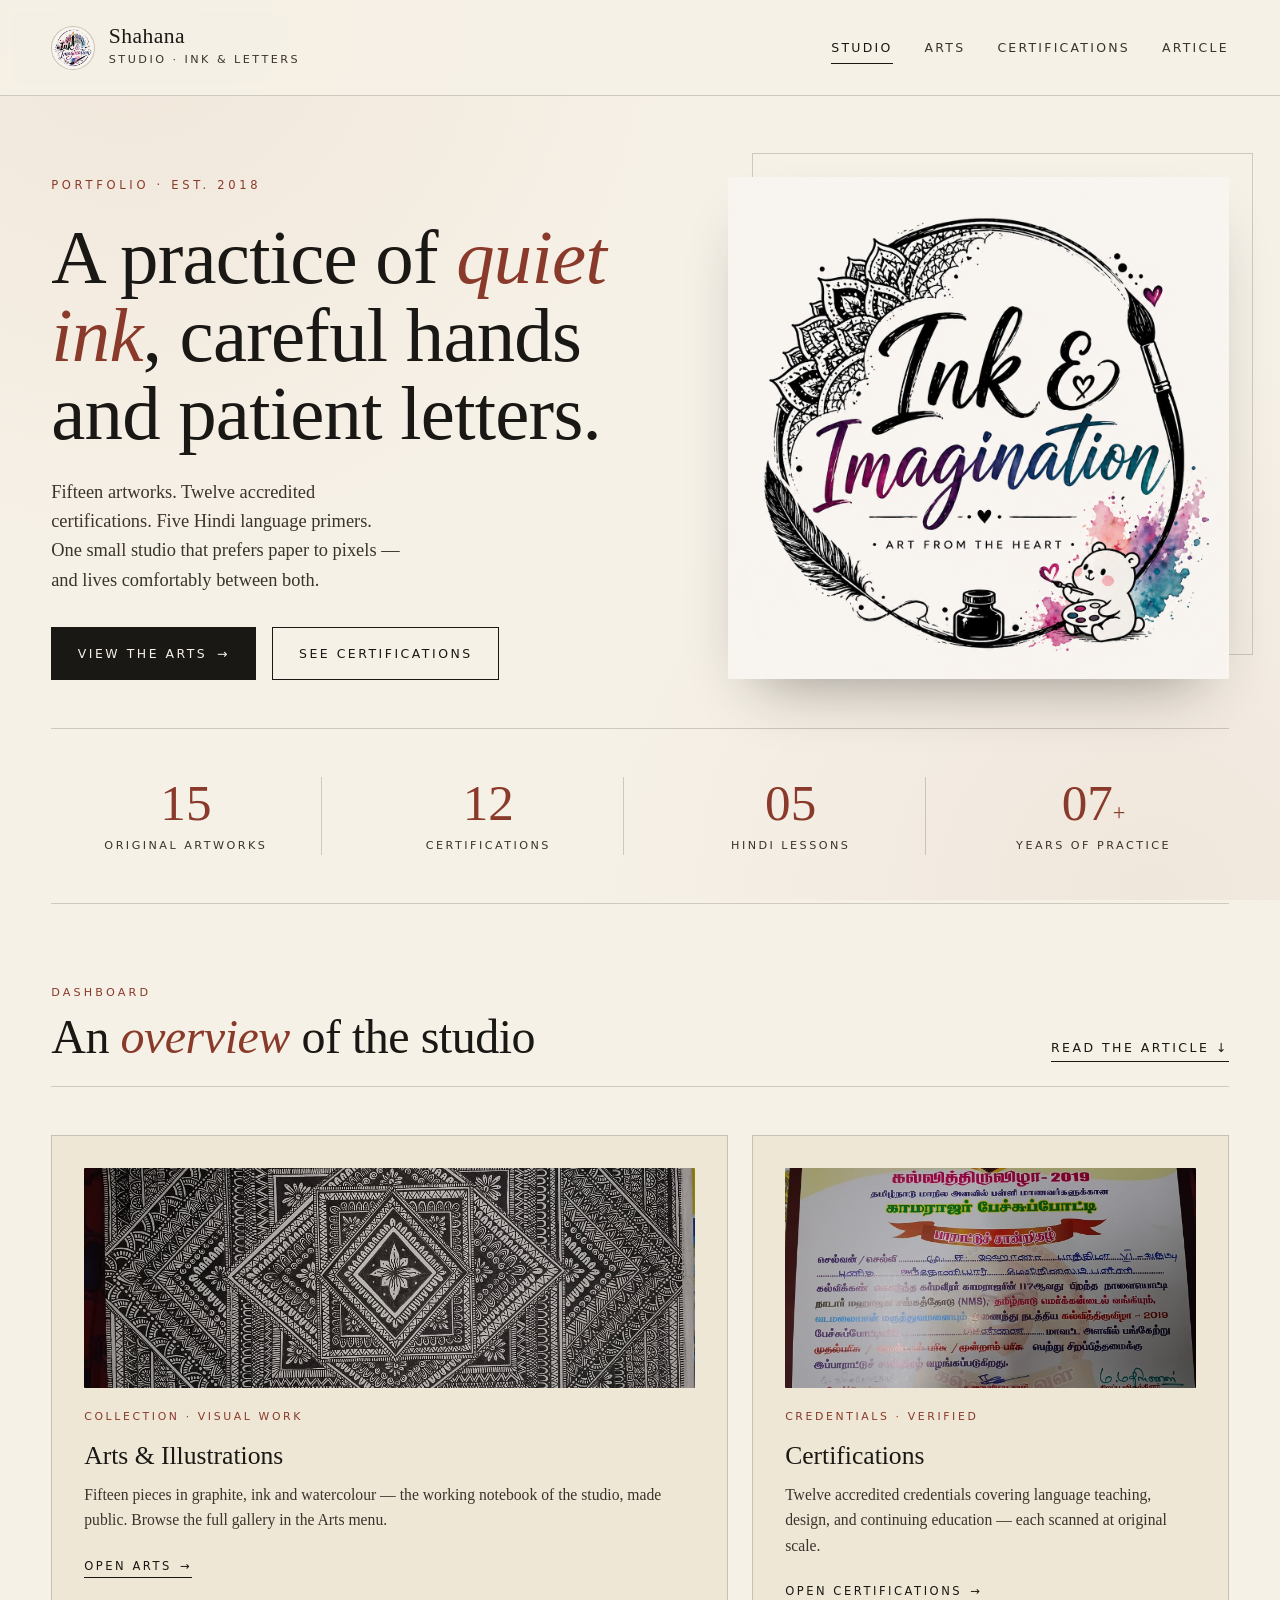
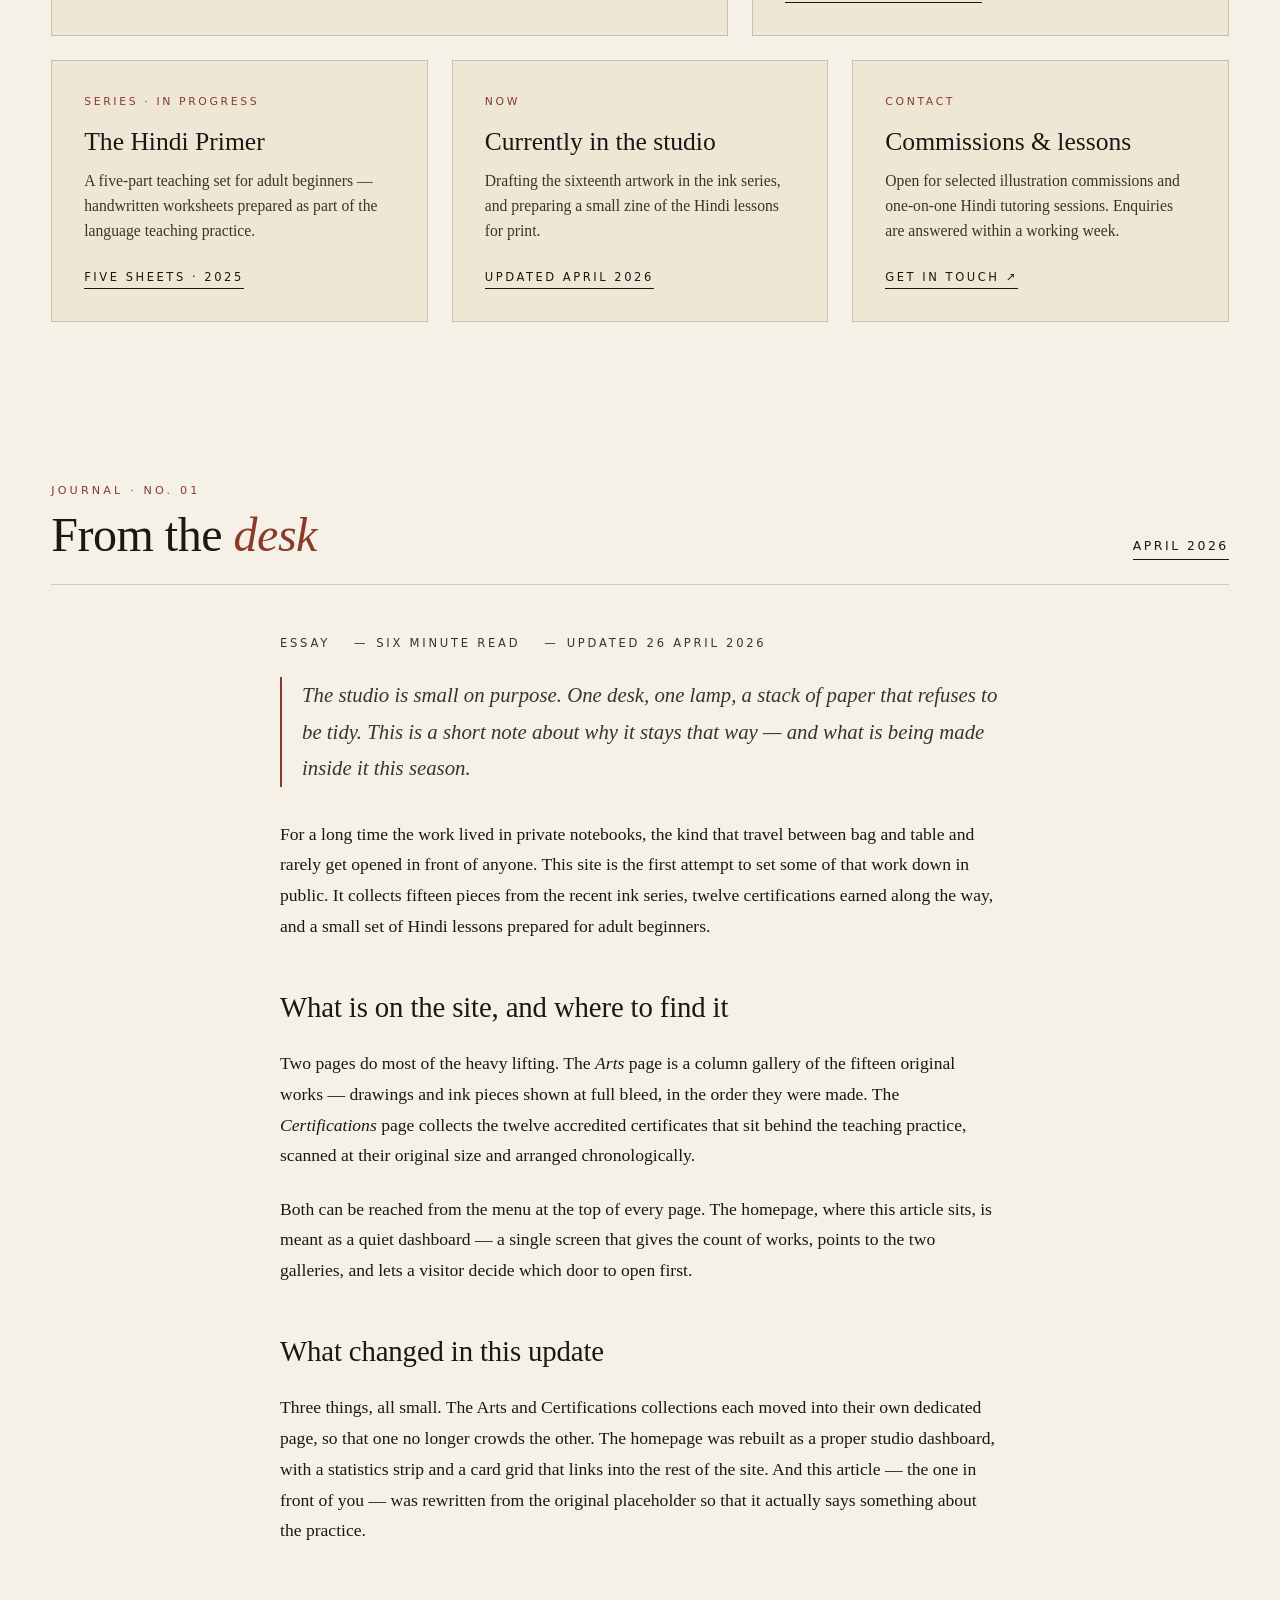
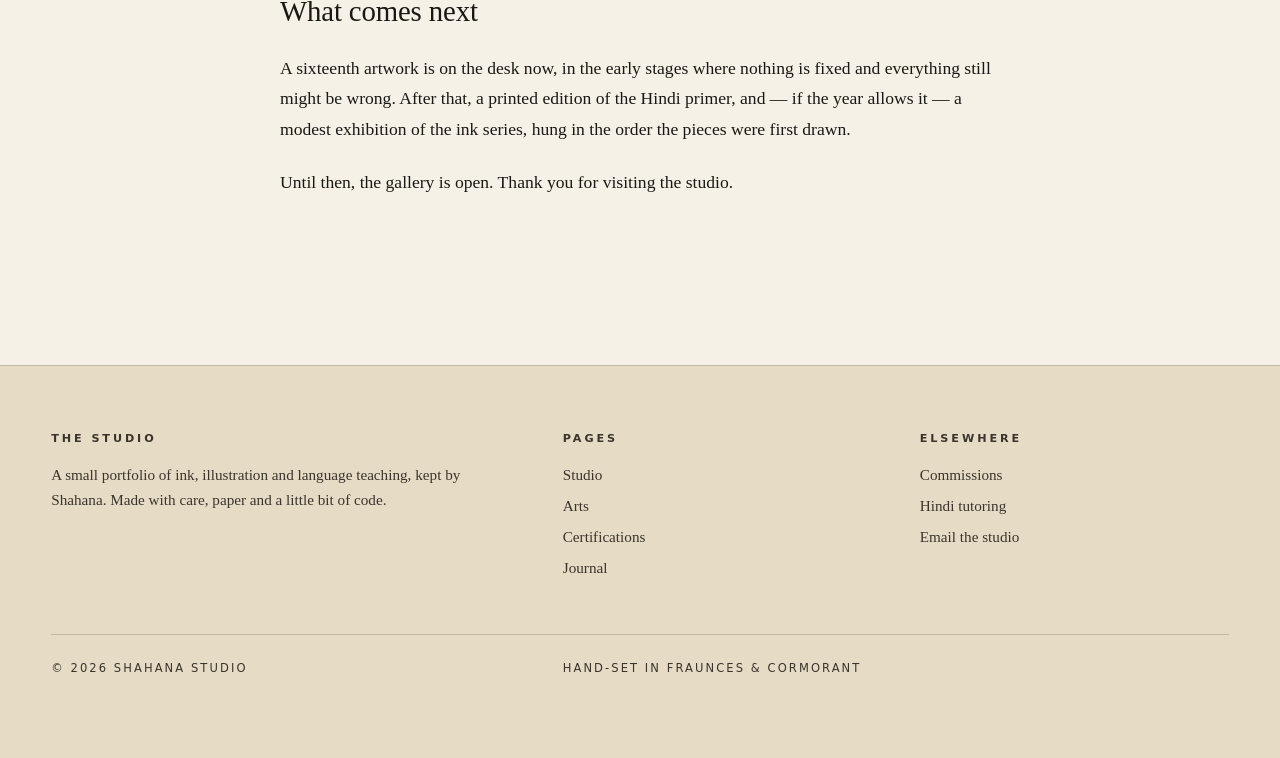
<file: index.html>
<!doctype html>
<html lang="en">
<head>
  <meta charset="utf-8" />
  <meta name="viewport" content="width=device-width, initial-scale=1" />
  <title>Shahana — Studio of Ink, Art &amp; Letters</title>
  <meta name="description" content="The personal studio of Shahana — a portfolio of original artwork, calligraphy, language teaching and accredited certifications." />
  <link rel="icon" href="logo.png" />
  <link rel="stylesheet" href="styles.css" />
</head>
<body>

<header class="site-header">
  <div class="container">
    <a class='brand' href='/'>
      <img class="brand-mark" src="logo.png" alt="Shahana studio mark" />
      <div>
        <div class="brand-name">Shahana</div>
        <div class="brand-tag">Studio · Ink &amp; Letters</div>
      </div>
    </a>
    <nav class="primary">
      <a class='active' href='/'>Studio</a>
      <a href='/arts'>Arts</a>
      <a href='/certifications'>Certifications</a>
      <a href="#article">Article</a>
    </nav>
  </div>
</header>

<main>

  <section class="container hero">
    <div>
      <div class="hero-eyebrow">Portfolio · Est. 2018</div>
      <h1 class="hero-title">A practice of <em>quiet ink</em>, careful hands and patient letters.</h1>
      <p class="hero-lede">
        Fifteen artworks. Twelve accredited certifications. Five Hindi language
        primers. One small studio that prefers paper to pixels — and lives
        comfortably between both.
      </p>
      <div class="hero-actions">
        <a class='btn' href='/arts'>View the Arts <span aria-hidden="true">→</span></a>
        <a class='btn ghost' href='/certifications'>See Certifications</a>
      </div>
    </div>
    <figure class="hero-figure">
      <img src="Ink&amp;i.png" alt="Featured studio piece — Ink &amp; I" />
    </figure>
  </section>

  <section class="container">
    <div class="stats">
      <div class="stat">
        <div class="stat-number">15</div>
        <div class="stat-label">Original Artworks</div>
      </div>
      <div class="stat">
        <div class="stat-number">12</div>
        <div class="stat-label">Certifications</div>
      </div>
      <div class="stat">
        <div class="stat-number">05</div>
        <div class="stat-label">Hindi Lessons</div>
      </div>
      <div class="stat">
        <div class="stat-number">07<span style="font-size:1.4rem;">+</span></div>
        <div class="stat-label">Years of Practice</div>
      </div>
    </div>
  </section>

  <section class="container section">
    <header class="section-head">
      <div>
        <div class="section-eyebrow">Dashboard</div>
        <h2 class="section-title">An <em>overview</em> of the studio</h2>
      </div>
      <a class="section-link" href="#article">Read the article ↓</a>
    </header>

    <div class="dash-grid">

      <a class='card span-7' href='/arts'>
        <img class="card-image" src="ART-1.JPEG" alt="Featured artwork from the gallery" />
        <div class="card-eyebrow">Collection · Visual Work</div>
        <h3>Arts &amp; Illustrations</h3>
        <p>Fifteen pieces in graphite, ink and watercolour — the working notebook of the studio, made public. Browse the full gallery in the Arts menu.</p>
        <span class="card-arrow">Open Arts <span aria-hidden="true">→</span></span>
      </a>

      <a class='card span-5' href='/certifications'>
        <img class="card-image" src="C-1.JPEG" alt="Featured certification" />
        <div class="card-eyebrow">Credentials · Verified</div>
        <h3>Certifications</h3>
        <p>Twelve accredited credentials covering language teaching, design, and continuing education — each scanned at original scale.</p>
        <span class="card-arrow">Open Certifications <span aria-hidden="true">→</span></span>
      </a>

      <div class="card span-4">
        <div class="card-eyebrow">Series · In Progress</div>
        <h3>The Hindi Primer</h3>
        <p>A five-part teaching set for adult beginners — handwritten worksheets prepared as part of the language teaching practice.</p>
        <span class="card-arrow">Five sheets · 2025</span>
      </div>

      <div class="card span-4">
        <div class="card-eyebrow">Now</div>
        <h3>Currently in the studio</h3>
        <p>Drafting the sixteenth artwork in the ink series, and preparing a small zine of the Hindi lessons for print.</p>
        <span class="card-arrow">Updated April 2026</span>
      </div>

      <div class="card span-4">
        <div class="card-eyebrow">Contact</div>
        <h3>Commissions &amp; lessons</h3>
        <p>Open for selected illustration commissions and one-on-one Hindi tutoring sessions. Enquiries are answered within a working week.</p>
        <span class="card-arrow">Get in touch ↗</span>
      </div>

    </div>
  </section>

  <section class="container section" id="article">
    <header class="section-head">
      <div>
        <div class="section-eyebrow">Journal · No. 01</div>
        <h2 class="section-title">From the <em>desk</em></h2>
      </div>
      <span class="section-link">April 2026</span>
    </header>

    <article class="article">
      <div class="article-meta">
        <span>Essay</span>
        <span>Six minute read</span>
        <span>Updated 26 April 2026</span>
      </div>

      <p class="lede">
        The studio is small on purpose. One desk, one lamp, a stack of paper that
        refuses to be tidy. This is a short note about why it stays that way —
        and what is being made inside it this season.
      </p>

      <p>
        For a long time the work lived in private notebooks, the kind that
        travel between bag and table and rarely get opened in front of anyone.
        This site is the first attempt to set some of that work down in public.
        It collects fifteen pieces from the recent ink series, twelve
        certifications earned along the way, and a small set of Hindi lessons
        prepared for adult beginners.
      </p>

      <h2>What is on the site, and where to find it</h2>

      <p>
        Two pages do most of the heavy lifting. The
        <a href='/arts'><em>Arts</em></a>
        page is a column gallery of the fifteen original works — drawings and
        ink pieces shown at full bleed, in the order they were made. The
        <a href='/certifications'><em>Certifications</em></a>
        page collects the twelve accredited certificates that sit behind the
        teaching practice, scanned at their original size and arranged
        chronologically.
      </p>

      <p>
        Both can be reached from the menu at the top of every page. The
        homepage, where this article sits, is meant as a quiet dashboard — a
        single screen that gives the count of works, points to the two
        galleries, and lets a visitor decide which door to open first.
      </p>

      <h2>What changed in this update</h2>

      <p>
        Three things, all small. The Arts and Certifications collections each
        moved into their own dedicated page, so that one no longer crowds the
        other. The homepage was rebuilt as a proper studio dashboard, with a
        statistics strip and a card grid that links into the rest of the site.
        And this article — the one in front of you — was rewritten from the
        original placeholder so that it actually says something about the
        practice.
      </p>

      <h2>What comes next</h2>

      <p>
        A sixteenth artwork is on the desk now, in the early stages where
        nothing is fixed and everything still might be wrong. After that, a
        printed edition of the Hindi primer, and — if the year allows it — a
        modest exhibition of the ink series, hung in the order the pieces were
        first drawn.
      </p>

      <p>
        Until then, the gallery is open. Thank you for visiting the studio.
      </p>
    </article>
  </section>

</main>

<footer class="site-footer">
  <div class="container">
    <div class="footer-col">
      <h4>The Studio</h4>
      <p>A small portfolio of ink, illustration and language teaching, kept by Shahana. Made with care, paper and a little bit of code.</p>
    </div>
    <div class="footer-col">
      <h4>Pages</h4>
      <a href='/'>Studio</a>
      <a href='/arts'>Arts</a>
      <a href='/certifications'>Certifications</a>
      <a href="#article">Journal</a>
    </div>
    <div class="footer-col">
      <h4>Elsewhere</h4>
      <a href="#">Commissions</a>
      <a href="#">Hindi tutoring</a>
      <a href="#">Email the studio</a>
    </div>
  </div>
  <div class="container footer-bottom">
    <span>© 2026 Shahana Studio</span>
    <span>Hand-set in Fraunces &amp; Cormorant</span>
  </div>
</footer>

</body>
</html>
</file>
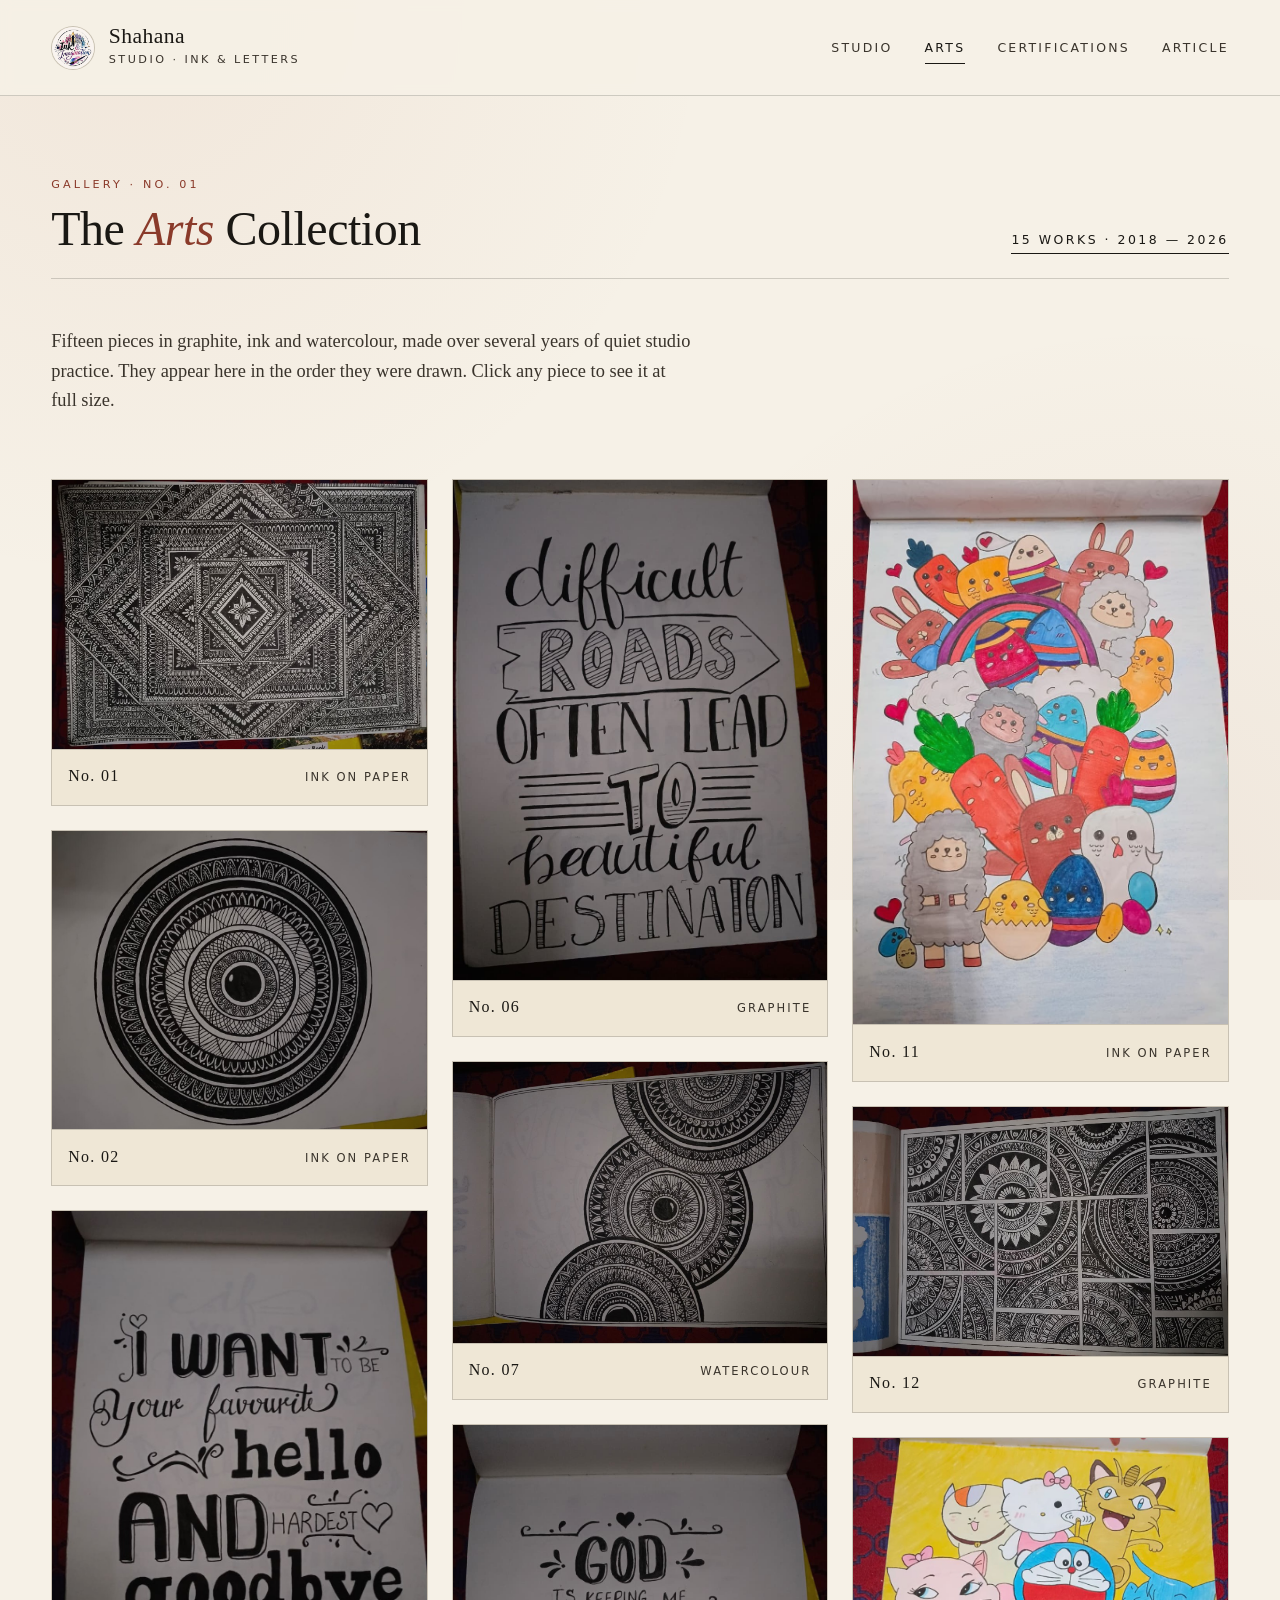
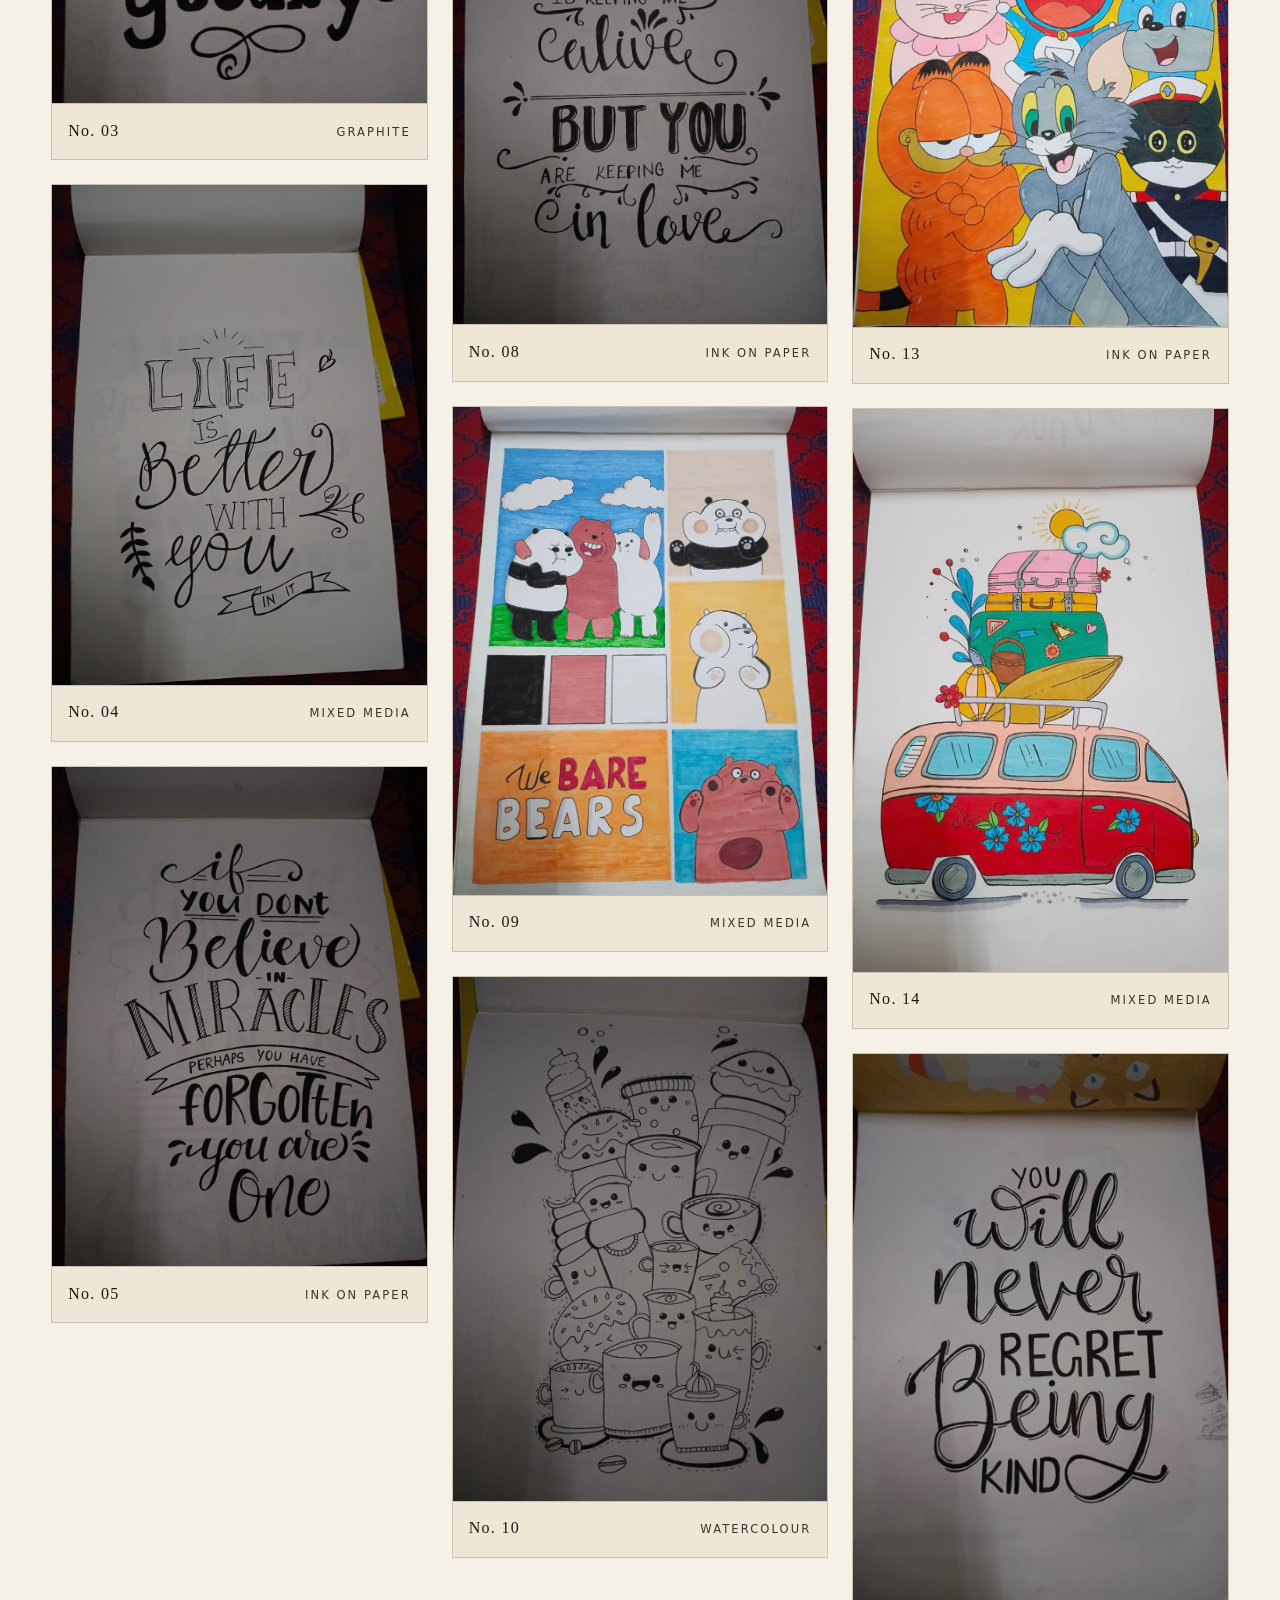
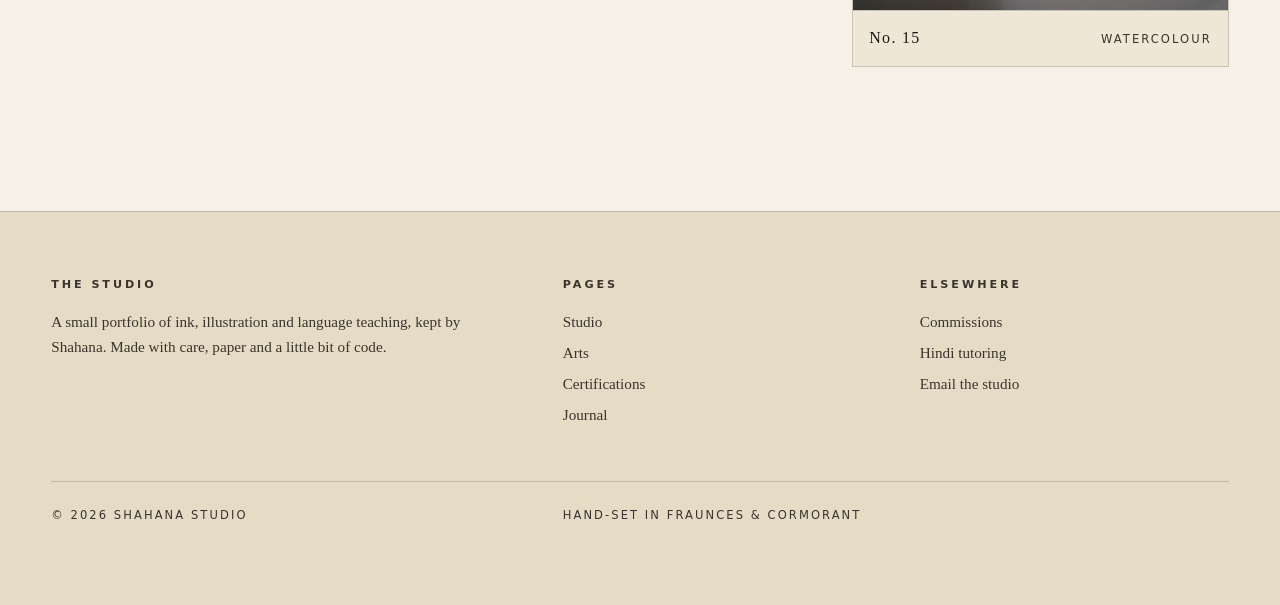
<file: arts.html>
<!doctype html>
<html lang="en">
<head>
  <meta charset="utf-8" />
  <meta name="viewport" content="width=device-width, initial-scale=1" />
  <title>Arts — Shahana Studio</title>
  <meta name="description" content="A gallery of fifteen original artworks from the Shahana studio — graphite, ink and watercolour pieces shown at full size." />
  <link rel="icon" href="logo.png" />
  <link rel="stylesheet" href="styles.css" />
</head>
<body>

<header class="site-header">
  <div class="container">
    <a class='brand' href='/'>
      <img class="brand-mark" src="logo.png" alt="Shahana studio mark" />
      <div>
        <div class="brand-name">Shahana</div>
        <div class="brand-tag">Studio · Ink &amp; Letters</div>
      </div>
    </a>
    <nav class="primary">
      <a href='/'>Studio</a>
      <a class='active' href='/arts'>Arts</a>
      <a href='/certifications'>Certifications</a>
      <a href='/#article'>Article</a>
    </nav>
  </div>
</header>

<main>
  <section class="container section">
    <header class="section-head">
      <div>
        <div class="section-eyebrow">Gallery · No. 01</div>
        <h1 class="section-title">The <em>Arts</em> Collection</h1>
      </div>
      <span class="section-link">15 works · 2018 — 2026</span>
    </header>

    <div class="gallery-intro">
      <p>
        Fifteen pieces in graphite, ink and watercolour, made over several
        years of quiet studio practice. They appear here in the order they
        were drawn. Click any piece to see it at full size.
      </p>
    </div>

    <div class="gallery">
      <figure class="gallery-item"><img src="ART-1.JPEG" alt="Artwork no. 01" loading="lazy" /><figcaption class="gallery-caption"><strong>No. 01</strong><span>Ink on paper</span></figcaption></figure>
      <figure class="gallery-item"><img src="ART-2.JPEG" alt="Artwork no. 02" loading="lazy" /><figcaption class="gallery-caption"><strong>No. 02</strong><span>Ink on paper</span></figcaption></figure>
      <figure class="gallery-item"><img src="ART-3.JPEG" alt="Artwork no. 03" loading="lazy" /><figcaption class="gallery-caption"><strong>No. 03</strong><span>Graphite</span></figcaption></figure>
      <figure class="gallery-item"><img src="ART-4.JPEG" alt="Artwork no. 04" loading="lazy" /><figcaption class="gallery-caption"><strong>No. 04</strong><span>Mixed media</span></figcaption></figure>
      <figure class="gallery-item"><img src="ART-5.JPEG" alt="Artwork no. 05" loading="lazy" /><figcaption class="gallery-caption"><strong>No. 05</strong><span>Ink on paper</span></figcaption></figure>
      <figure class="gallery-item"><img src="ART-6.JPEG" alt="Artwork no. 06" loading="lazy" /><figcaption class="gallery-caption"><strong>No. 06</strong><span>Graphite</span></figcaption></figure>
      <figure class="gallery-item"><img src="ART-7.JPEG" alt="Artwork no. 07" loading="lazy" /><figcaption class="gallery-caption"><strong>No. 07</strong><span>Watercolour</span></figcaption></figure>
      <figure class="gallery-item"><img src="ART-8.JPEG" alt="Artwork no. 08" loading="lazy" /><figcaption class="gallery-caption"><strong>No. 08</strong><span>Ink on paper</span></figcaption></figure>
      <figure class="gallery-item"><img src="ART-9.JPEG" alt="Artwork no. 09" loading="lazy" /><figcaption class="gallery-caption"><strong>No. 09</strong><span>Mixed media</span></figcaption></figure>
      <figure class="gallery-item"><img src="ART-10.JPEG" alt="Artwork no. 10" loading="lazy" /><figcaption class="gallery-caption"><strong>No. 10</strong><span>Watercolour</span></figcaption></figure>
      <figure class="gallery-item"><img src="ART-11.JPEG" alt="Artwork no. 11" loading="lazy" /><figcaption class="gallery-caption"><strong>No. 11</strong><span>Ink on paper</span></figcaption></figure>
      <figure class="gallery-item"><img src="ART-12.JPEG" alt="Artwork no. 12" loading="lazy" /><figcaption class="gallery-caption"><strong>No. 12</strong><span>Graphite</span></figcaption></figure>
      <figure class="gallery-item"><img src="ART-13.JPEG" alt="Artwork no. 13" loading="lazy" /><figcaption class="gallery-caption"><strong>No. 13</strong><span>Ink on paper</span></figcaption></figure>
      <figure class="gallery-item"><img src="ART-14.JPEG" alt="Artwork no. 14" loading="lazy" /><figcaption class="gallery-caption"><strong>No. 14</strong><span>Mixed media</span></figcaption></figure>
      <figure class="gallery-item"><img src="ART-15.JPEG" alt="Artwork no. 15" loading="lazy" /><figcaption class="gallery-caption"><strong>No. 15</strong><span>Watercolour</span></figcaption></figure>
    </div>
  </section>
</main>

<div class="lightbox" id="lightbox" aria-hidden="true">
  <button class="lightbox-close" type="button">Close ✕</button>
  <img alt="" />
</div>

<footer class="site-footer">
  <div class="container">
    <div class="footer-col">
      <h4>The Studio</h4>
      <p>A small portfolio of ink, illustration and language teaching, kept by Shahana. Made with care, paper and a little bit of code.</p>
    </div>
    <div class="footer-col">
      <h4>Pages</h4>
      <a href='/'>Studio</a>
      <a href='/arts'>Arts</a>
      <a href='/certifications'>Certifications</a>
      <a href='/#article'>Journal</a>
    </div>
    <div class="footer-col">
      <h4>Elsewhere</h4>
      <a href="#">Commissions</a>
      <a href="#">Hindi tutoring</a>
      <a href="#">Email the studio</a>
    </div>
  </div>
  <div class="container footer-bottom">
    <span>© 2026 Shahana Studio</span>
    <span>Hand-set in Fraunces &amp; Cormorant</span>
  </div>
</footer>

<script>
  (function () {
    var lb = document.getElementById('lightbox');
    var lbImg = lb.querySelector('img');
    var btn = lb.querySelector('.lightbox-close');
    document.querySelectorAll('.gallery-item img').forEach(function (img) {
      img.addEventListener('click', function () {
        lbImg.src = img.src;
        lbImg.alt = img.alt;
        lb.classList.add('open');
        lb.setAttribute('aria-hidden', 'false');
      });
    });
    function close() {
      lb.classList.remove('open');
      lb.setAttribute('aria-hidden', 'true');
      lbImg.src = '';
    }
    lb.addEventListener('click', function (e) { if (e.target === lb || e.target === btn) close(); });
    document.addEventListener('keydown', function (e) { if (e.key === 'Escape') close(); });
  })();
</script>

</body>
</html>
</file>
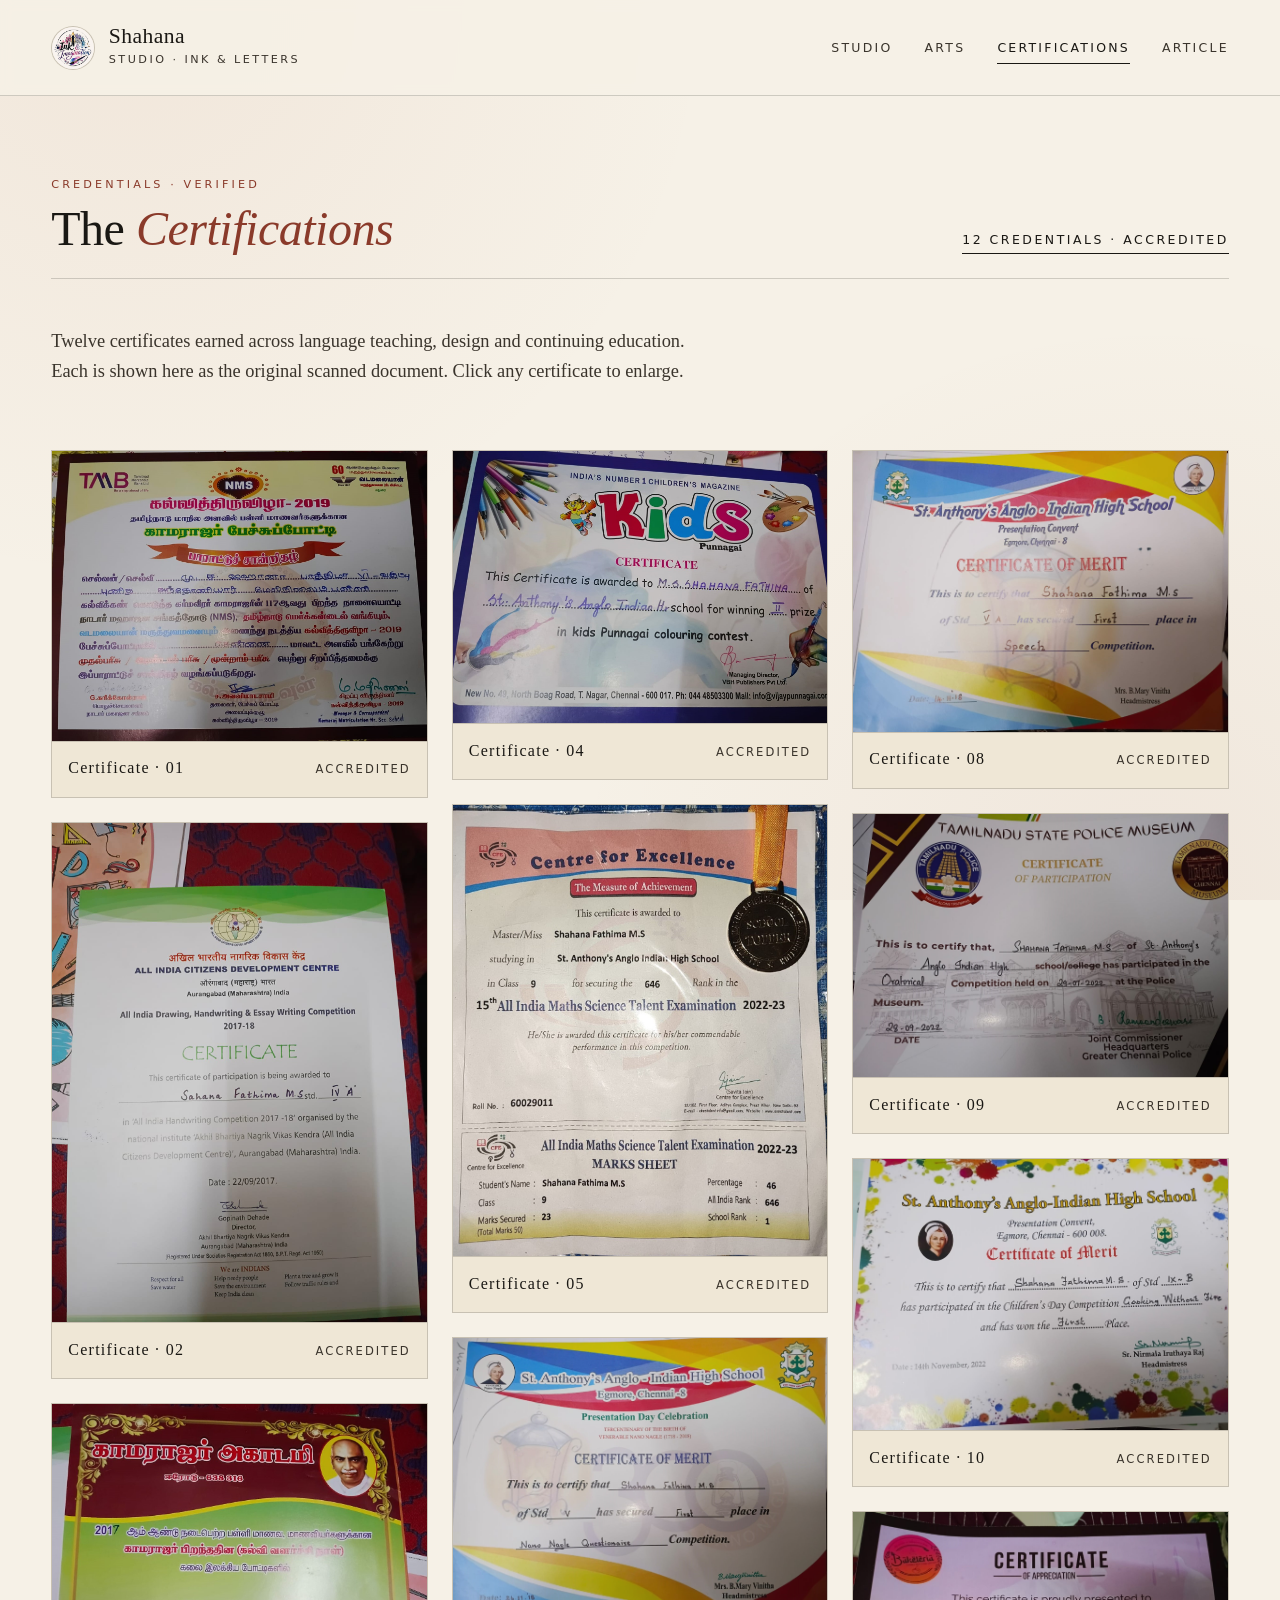
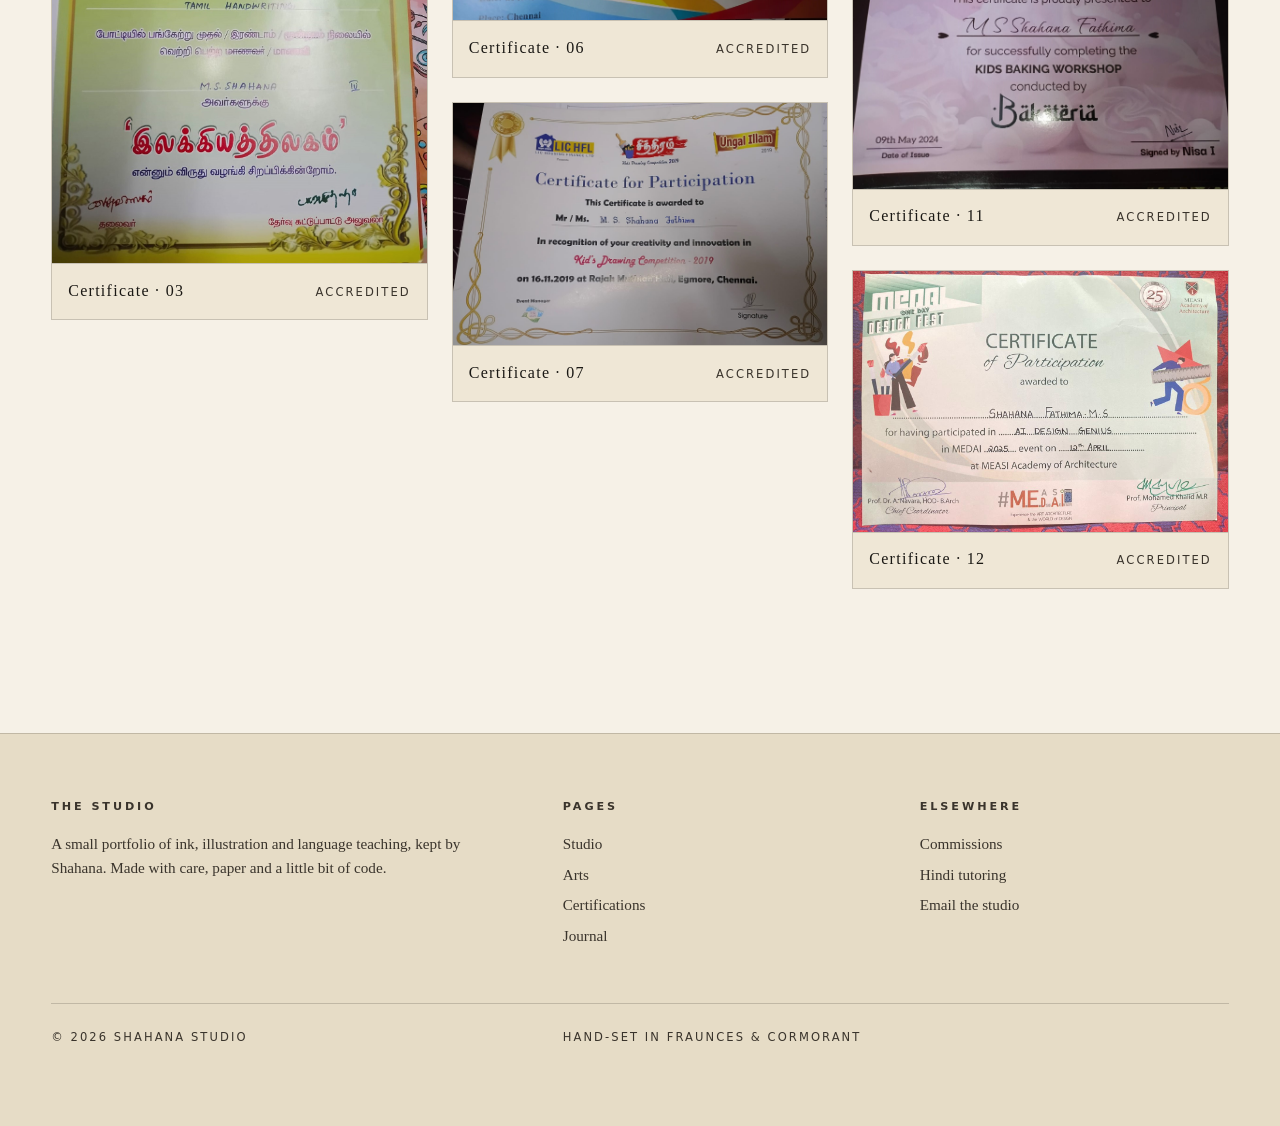
<file: certifications.html>
<!doctype html>
<html lang="en">
<head>
  <meta charset="utf-8" />
  <meta name="viewport" content="width=device-width, initial-scale=1" />
  <title>Certifications — Shahana Studio</title>
  <meta name="description" content="Twelve accredited certifications behind the Shahana studio's teaching and design practice — scanned at original size." />
  <link rel="icon" href="logo.png" />
  <link rel="stylesheet" href="styles.css" />
</head>
<body>

<header class="site-header">
  <div class="container">
    <a class='brand' href='/'>
      <img class="brand-mark" src="logo.png" alt="Shahana studio mark" />
      <div>
        <div class="brand-name">Shahana</div>
        <div class="brand-tag">Studio · Ink &amp; Letters</div>
      </div>
    </a>
    <nav class="primary">
      <a href='/'>Studio</a>
      <a href='/arts'>Arts</a>
      <a class='active' href='/certifications'>Certifications</a>
      <a href='/#article'>Article</a>
    </nav>
  </div>
</header>

<main>
  <section class="container section">
    <header class="section-head">
      <div>
        <div class="section-eyebrow">Credentials · Verified</div>
        <h1 class="section-title">The <em>Certifications</em></h1>
      </div>
      <span class="section-link">12 credentials · accredited</span>
    </header>

    <div class="gallery-intro">
      <p>
        Twelve certificates earned across language teaching, design and
        continuing education. Each is shown here as the original scanned
        document. Click any certificate to enlarge.
      </p>
    </div>

    <div class="gallery">
      <figure class="gallery-item"><img src="C-1.JPEG" alt="Certification no. 01" loading="lazy" /><figcaption class="gallery-caption"><strong>Certificate · 01</strong><span>Accredited</span></figcaption></figure>
      <figure class="gallery-item"><img src="C-2.JPEG" alt="Certification no. 02" loading="lazy" /><figcaption class="gallery-caption"><strong>Certificate · 02</strong><span>Accredited</span></figcaption></figure>
      <figure class="gallery-item"><img src="C-3.JPEG" alt="Certification no. 03" loading="lazy" /><figcaption class="gallery-caption"><strong>Certificate · 03</strong><span>Accredited</span></figcaption></figure>
      <figure class="gallery-item"><img src="C-4.JPEG" alt="Certification no. 04" loading="lazy" /><figcaption class="gallery-caption"><strong>Certificate · 04</strong><span>Accredited</span></figcaption></figure>
      <figure class="gallery-item"><img src="C-5.JPEG" alt="Certification no. 05" loading="lazy" /><figcaption class="gallery-caption"><strong>Certificate · 05</strong><span>Accredited</span></figcaption></figure>
      <figure class="gallery-item"><img src="C-6.JPEG" alt="Certification no. 06" loading="lazy" /><figcaption class="gallery-caption"><strong>Certificate · 06</strong><span>Accredited</span></figcaption></figure>
      <figure class="gallery-item"><img src="C-7.JPEG" alt="Certification no. 07" loading="lazy" /><figcaption class="gallery-caption"><strong>Certificate · 07</strong><span>Accredited</span></figcaption></figure>
      <figure class="gallery-item"><img src="C-8.JPEG" alt="Certification no. 08" loading="lazy" /><figcaption class="gallery-caption"><strong>Certificate · 08</strong><span>Accredited</span></figcaption></figure>
      <figure class="gallery-item"><img src="C-9.JPEG" alt="Certification no. 09" loading="lazy" /><figcaption class="gallery-caption"><strong>Certificate · 09</strong><span>Accredited</span></figcaption></figure>
      <figure class="gallery-item"><img src="C-10.JPEG" alt="Certification no. 10" loading="lazy" /><figcaption class="gallery-caption"><strong>Certificate · 10</strong><span>Accredited</span></figcaption></figure>
      <figure class="gallery-item"><img src="C-11.JPEG" alt="Certification no. 11" loading="lazy" /><figcaption class="gallery-caption"><strong>Certificate · 11</strong><span>Accredited</span></figcaption></figure>
      <figure class="gallery-item"><img src="C-12.JPEG" alt="Certification no. 12" loading="lazy" /><figcaption class="gallery-caption"><strong>Certificate · 12</strong><span>Accredited</span></figcaption></figure>
    </div>
  </section>
</main>

<div class="lightbox" id="lightbox" aria-hidden="true">
  <button class="lightbox-close" type="button">Close ✕</button>
  <img alt="" />
</div>

<footer class="site-footer">
  <div class="container">
    <div class="footer-col">
      <h4>The Studio</h4>
      <p>A small portfolio of ink, illustration and language teaching, kept by Shahana. Made with care, paper and a little bit of code.</p>
    </div>
    <div class="footer-col">
      <h4>Pages</h4>
      <a href='/'>Studio</a>
      <a href='/arts'>Arts</a>
      <a href='/certifications'>Certifications</a>
      <a href='/#article'>Journal</a>
    </div>
    <div class="footer-col">
      <h4>Elsewhere</h4>
      <a href="#">Commissions</a>
      <a href="#">Hindi tutoring</a>
      <a href="#">Email the studio</a>
    </div>
  </div>
  <div class="container footer-bottom">
    <span>© 2026 Shahana Studio</span>
    <span>Hand-set in Fraunces &amp; Cormorant</span>
  </div>
</footer>

<script>
  (function () {
    var lb = document.getElementById('lightbox');
    var lbImg = lb.querySelector('img');
    var btn = lb.querySelector('.lightbox-close');
    document.querySelectorAll('.gallery-item img').forEach(function (img) {
      img.addEventListener('click', function () {
        lbImg.src = img.src;
        lbImg.alt = img.alt;
        lb.classList.add('open');
        lb.setAttribute('aria-hidden', 'false');
      });
    });
    function close() {
      lb.classList.remove('open');
      lb.setAttribute('aria-hidden', 'true');
      lbImg.src = '';
    }
    lb.addEventListener('click', function (e) { if (e.target === lb || e.target === btn) close(); });
    document.addEventListener('keydown', function (e) { if (e.key === 'Escape') close(); });
  })();
</script>

</body>
</html>
</file>
<file: styles.css>
:root {
  --ink: #1a1814;
  --ink-soft: #3a342c;
  --paper: #f6f1e7;
  --paper-warm: #efe7d6;
  --paper-deep: #e6dcc6;
  --accent: #8a3a2a;
  --accent-soft: #b86b4a;
  --rule: rgba(26, 24, 20, 0.18);
  --shadow: 0 30px 60px -30px rgba(26, 24, 20, 0.45);
  --serif: "Cormorant Garamond", "EB Garamond", Georgia, "Times New Roman", serif;
  --display: "Fraunces", "Cormorant Garamond", Georgia, serif;
  --sans: "Inter", "Helvetica Neue", system-ui, -apple-system, sans-serif;
}

@import url("https://fonts.googleapis.com/css2?family=Cormorant+Garamond:ital,wght@0,400;0,500;0,600;0,700;1,400;1,500&family=Fraunces:ital,opsz,wght@0,9..144,300;0,9..144,400;0,9..144,500;0,9..144,600;0,9..144,700;1,9..144,400&family=Inter:wght@300;400;500;600&display=swap");

* {
  box-sizing: border-box;
  margin: 0;
  padding: 0;
}

html {
  scroll-behavior: smooth;
}

body {
  font-family: var(--serif);
  background: var(--paper);
  color: var(--ink);
  font-size: 18px;
  line-height: 1.6;
  background-image:
    radial-gradient(circle at 10% 0%, rgba(184, 107, 74, 0.08), transparent 40%),
    radial-gradient(circle at 90% 100%, rgba(138, 58, 42, 0.06), transparent 40%);
  background-attachment: fixed;
  min-height: 100vh;
}

img {
  max-width: 100%;
  display: block;
}

a {
  color: inherit;
  text-decoration: none;
}

.container {
  width: min(1200px, 92%);
  margin: 0 auto;
}

/* ---------- Header ---------- */
.site-header {
  padding: 1.6rem 0;
  border-bottom: 1px solid var(--rule);
  background: rgba(246, 241, 231, 0.85);
  backdrop-filter: blur(6px);
  position: sticky;
  top: 0;
  z-index: 50;
}

.site-header .container {
  display: flex;
  align-items: center;
  justify-content: space-between;
  gap: 2rem;
}

.brand {
  display: flex;
  align-items: center;
  gap: 0.85rem;
}

.brand-mark {
  width: 44px;
  height: 44px;
  border-radius: 50%;
  object-fit: cover;
  border: 1px solid var(--rule);
  background: var(--paper-warm);
}

.brand-name {
  font-family: var(--display);
  font-weight: 500;
  font-size: 1.35rem;
  letter-spacing: 0.02em;
  line-height: 1;
}

.brand-tag {
  font-family: var(--sans);
  font-size: 0.7rem;
  text-transform: uppercase;
  letter-spacing: 0.22em;
  color: var(--ink-soft);
  margin-top: 0.25rem;
}

nav.primary {
  display: flex;
  gap: 2rem;
  font-family: var(--sans);
  font-size: 0.78rem;
  text-transform: uppercase;
  letter-spacing: 0.18em;
}

nav.primary a {
  position: relative;
  padding: 0.4rem 0;
  color: var(--ink-soft);
  transition: color 0.25s ease;
}

nav.primary a::after {
  content: "";
  position: absolute;
  left: 0;
  right: 0;
  bottom: 0;
  height: 1px;
  background: var(--ink);
  transform: scaleX(0);
  transform-origin: left;
  transition: transform 0.3s ease;
}

nav.primary a:hover,
nav.primary a.active {
  color: var(--ink);
}

nav.primary a:hover::after,
nav.primary a.active::after {
  transform: scaleX(1);
}

/* ---------- Hero / Dashboard ---------- */
.hero {
  padding: 5rem 0 3rem;
  display: grid;
  grid-template-columns: 1.1fr 0.9fr;
  gap: 4rem;
  align-items: center;
}

.hero-eyebrow {
  font-family: var(--sans);
  font-size: 0.72rem;
  text-transform: uppercase;
  letter-spacing: 0.32em;
  color: var(--accent);
  margin-bottom: 1.5rem;
}

.hero-title {
  font-family: var(--display);
  font-weight: 400;
  font-size: clamp(2.6rem, 6vw, 4.8rem);
  line-height: 1.02;
  letter-spacing: -0.01em;
  margin-bottom: 1.5rem;
}

.hero-title em {
  font-style: italic;
  color: var(--accent);
}

.hero-lede {
  font-size: 1.15rem;
  color: var(--ink-soft);
  max-width: 38ch;
  margin-bottom: 2rem;
}

.hero-actions {
  display: flex;
  gap: 1rem;
  flex-wrap: wrap;
}

.btn {
  font-family: var(--sans);
  font-size: 0.78rem;
  text-transform: uppercase;
  letter-spacing: 0.2em;
  padding: 0.95rem 1.6rem;
  border: 1px solid var(--ink);
  background: var(--ink);
  color: var(--paper);
  cursor: pointer;
  transition: all 0.25s ease;
  display: inline-flex;
  align-items: center;
  gap: 0.6rem;
}

.btn:hover {
  background: transparent;
  color: var(--ink);
}

.btn.ghost {
  background: transparent;
  color: var(--ink);
}

.btn.ghost:hover {
  background: var(--ink);
  color: var(--paper);
}

.hero-figure {
  position: relative;
}

.hero-figure img {
  width: 100%;
  border-radius: 2px;
  box-shadow: var(--shadow);
  filter: saturate(0.95);
}

.hero-figure::before {
  content: "";
  position: absolute;
  inset: -1.5rem -1.5rem 1.5rem 1.5rem;
  border: 1px solid var(--rule);
  z-index: -1;
}

/* ---------- Stats / KPI strip ---------- */
.stats {
  padding: 3rem 0;
  border-top: 1px solid var(--rule);
  border-bottom: 1px solid var(--rule);
  display: grid;
  grid-template-columns: repeat(4, 1fr);
  gap: 2rem;
}

.stat {
  text-align: center;
  padding: 0 1rem;
  border-right: 1px solid var(--rule);
}

.stat:last-child {
  border-right: none;
}

.stat-number {
  font-family: var(--display);
  font-size: 3.2rem;
  font-weight: 400;
  line-height: 1;
  color: var(--accent);
}

.stat-label {
  font-family: var(--sans);
  font-size: 0.7rem;
  text-transform: uppercase;
  letter-spacing: 0.22em;
  margin-top: 0.6rem;
  color: var(--ink-soft);
}

/* ---------- Section header ---------- */
.section {
  padding: 5rem 0;
}

.section-head {
  display: flex;
  align-items: end;
  justify-content: space-between;
  gap: 2rem;
  margin-bottom: 3rem;
  border-bottom: 1px solid var(--rule);
  padding-bottom: 1.5rem;
}

.section-eyebrow {
  font-family: var(--sans);
  font-size: 0.7rem;
  text-transform: uppercase;
  letter-spacing: 0.28em;
  color: var(--accent);
  margin-bottom: 0.6rem;
}

.section-title {
  font-family: var(--display);
  font-size: clamp(2rem, 4vw, 3rem);
  font-weight: 400;
  letter-spacing: -0.01em;
  line-height: 1.05;
}

.section-title em {
  font-style: italic;
  color: var(--accent);
}

.section-link {
  font-family: var(--sans);
  font-size: 0.78rem;
  text-transform: uppercase;
  letter-spacing: 0.2em;
  border-bottom: 1px solid var(--ink);
  padding-bottom: 0.2rem;
}

/* ---------- Dashboard cards ---------- */
.dash-grid {
  display: grid;
  grid-template-columns: repeat(12, 1fr);
  gap: 1.5rem;
}

.card {
  background: var(--paper-warm);
  border: 1px solid var(--rule);
  padding: 2rem;
  position: relative;
  overflow: hidden;
  transition: transform 0.35s ease, box-shadow 0.35s ease;
}

.card:hover {
  transform: translateY(-4px);
  box-shadow: var(--shadow);
}

.card .card-eyebrow {
  font-family: var(--sans);
  font-size: 0.68rem;
  text-transform: uppercase;
  letter-spacing: 0.24em;
  color: var(--accent);
  margin-bottom: 1rem;
}

.card h3 {
  font-family: var(--display);
  font-weight: 400;
  font-size: 1.6rem;
  line-height: 1.15;
  margin-bottom: 0.75rem;
}

.card p {
  color: var(--ink-soft);
  font-size: 0.98rem;
}

.card-arrow {
  margin-top: 1.5rem;
  font-family: var(--sans);
  font-size: 0.72rem;
  letter-spacing: 0.22em;
  text-transform: uppercase;
  display: inline-flex;
  align-items: center;
  gap: 0.5rem;
  border-bottom: 1px solid var(--ink);
  padding-bottom: 0.15rem;
}

.card-image {
  width: 100%;
  height: 220px;
  object-fit: cover;
  margin-bottom: 1.2rem;
  border-radius: 1px;
  filter: saturate(0.92);
}

.card.span-7 { grid-column: span 7; }
.card.span-5 { grid-column: span 5; }
.card.span-6 { grid-column: span 6; }
.card.span-4 { grid-column: span 4; }
.card.span-12 { grid-column: span 12; }

/* ---------- Article ---------- */
.article {
  max-width: 720px;
  margin: 0 auto;
  font-size: 1.1rem;
  line-height: 1.75;
}

.article .lede {
  font-style: italic;
  font-size: 1.3rem;
  color: var(--ink-soft);
  margin-bottom: 2rem;
  border-left: 2px solid var(--accent);
  padding-left: 1.25rem;
}

.article p {
  margin-bottom: 1.4rem;
}

.article h2 {
  font-family: var(--display);
  font-weight: 500;
  font-size: 1.8rem;
  margin: 2.5rem 0 1rem;
  letter-spacing: -0.005em;
}

.article-meta {
  font-family: var(--sans);
  font-size: 0.72rem;
  text-transform: uppercase;
  letter-spacing: 0.24em;
  color: var(--ink-soft);
  margin-bottom: 1.5rem;
  display: flex;
  gap: 1.5rem;
}

.article-meta span::before {
  content: "—";
  margin-right: 0.5rem;
}

.article-meta span:first-child::before {
  display: none;
}

/* ---------- Gallery ---------- */
.gallery-intro {
  max-width: 640px;
  margin-bottom: 4rem;
}

.gallery-intro p {
  color: var(--ink-soft);
  font-size: 1.15rem;
}

.gallery {
  columns: 3;
  column-gap: 1.5rem;
}

.gallery-item {
  break-inside: avoid;
  margin-bottom: 1.5rem;
  position: relative;
  cursor: zoom-in;
  background: var(--paper-warm);
  border: 1px solid var(--rule);
  transition: transform 0.4s cubic-bezier(0.2, 0.8, 0.2, 1), box-shadow 0.4s ease;
}

.gallery-item:hover {
  transform: translateY(-4px);
  box-shadow: var(--shadow);
}

.gallery-item img {
  width: 100%;
  filter: saturate(0.95);
  transition: filter 0.4s ease;
}

.gallery-item:hover img {
  filter: saturate(1.05) contrast(1.02);
}

.gallery-caption {
  padding: 0.85rem 1rem 1rem;
  display: flex;
  justify-content: space-between;
  align-items: baseline;
  font-family: var(--sans);
  font-size: 0.72rem;
  text-transform: uppercase;
  letter-spacing: 0.18em;
  color: var(--ink-soft);
  border-top: 1px solid var(--rule);
}

.gallery-caption strong {
  color: var(--ink);
  font-weight: 500;
  letter-spacing: 0.08em;
  text-transform: none;
  font-family: var(--display);
  font-size: 1rem;
}

/* ---------- Lightbox ---------- */
.lightbox {
  position: fixed;
  inset: 0;
  background: rgba(20, 18, 14, 0.94);
  display: none;
  align-items: center;
  justify-content: center;
  z-index: 100;
  padding: 2rem;
  cursor: zoom-out;
}

.lightbox.open { display: flex; }

.lightbox img {
  max-width: 90vw;
  max-height: 90vh;
  object-fit: contain;
  box-shadow: 0 30px 80px rgba(0, 0, 0, 0.6);
}

.lightbox-close {
  position: absolute;
  top: 1.5rem;
  right: 1.5rem;
  color: var(--paper);
  font-family: var(--sans);
  font-size: 0.75rem;
  letter-spacing: 0.24em;
  text-transform: uppercase;
  background: none;
  border: 1px solid rgba(246, 241, 231, 0.4);
  padding: 0.5rem 1rem;
  cursor: pointer;
}

/* ---------- Footer ---------- */
.site-footer {
  border-top: 1px solid var(--rule);
  padding: 4rem 0 2rem;
  margin-top: 4rem;
  background: var(--paper-deep);
}

.site-footer .container {
  display: grid;
  grid-template-columns: 1.5fr 1fr 1fr;
  gap: 3rem;
  margin-bottom: 3rem;
}

.footer-col h4 {
  font-family: var(--sans);
  font-size: 0.7rem;
  letter-spacing: 0.26em;
  text-transform: uppercase;
  color: var(--ink-soft);
  margin-bottom: 1rem;
}

.footer-col p,
.footer-col a {
  color: var(--ink-soft);
  font-size: 0.95rem;
  display: block;
  margin-bottom: 0.4rem;
}

.footer-col a:hover { color: var(--ink); }

.footer-bottom {
  border-top: 1px solid var(--rule);
  padding-top: 1.5rem;
  font-family: var(--sans);
  font-size: 0.72rem;
  letter-spacing: 0.18em;
  text-transform: uppercase;
  color: var(--ink-soft);
  display: flex;
  justify-content: space-between;
}

/* ---------- Responsive ---------- */
@media (max-width: 900px) {
  .hero {
    grid-template-columns: 1fr;
    padding: 3rem 0 2rem;
    gap: 2.5rem;
  }
  .stats { grid-template-columns: repeat(2, 1fr); gap: 2rem 0; }
  .stat:nth-child(2) { border-right: none; }
  .dash-grid { grid-template-columns: repeat(6, 1fr); }
  .card.span-7, .card.span-5, .card.span-6, .card.span-4, .card.span-12 { grid-column: span 6; }
  .gallery { columns: 2; }
  nav.primary { gap: 1rem; font-size: 0.7rem; }
  .site-footer .container { grid-template-columns: 1fr; gap: 2rem; }
  .footer-bottom { flex-direction: column; gap: 0.5rem; }
  .section-head { flex-direction: column; align-items: flex-start; }
}

@media (max-width: 560px) {
  .gallery { columns: 1; }
  .stats { grid-template-columns: 1fr; }
  .stat { border-right: none; border-bottom: 1px solid var(--rule); padding-bottom: 1.5rem; }
  .stat:last-child { border-bottom: none; padding-bottom: 0; }
  body { font-size: 16px; }
}
</file>
